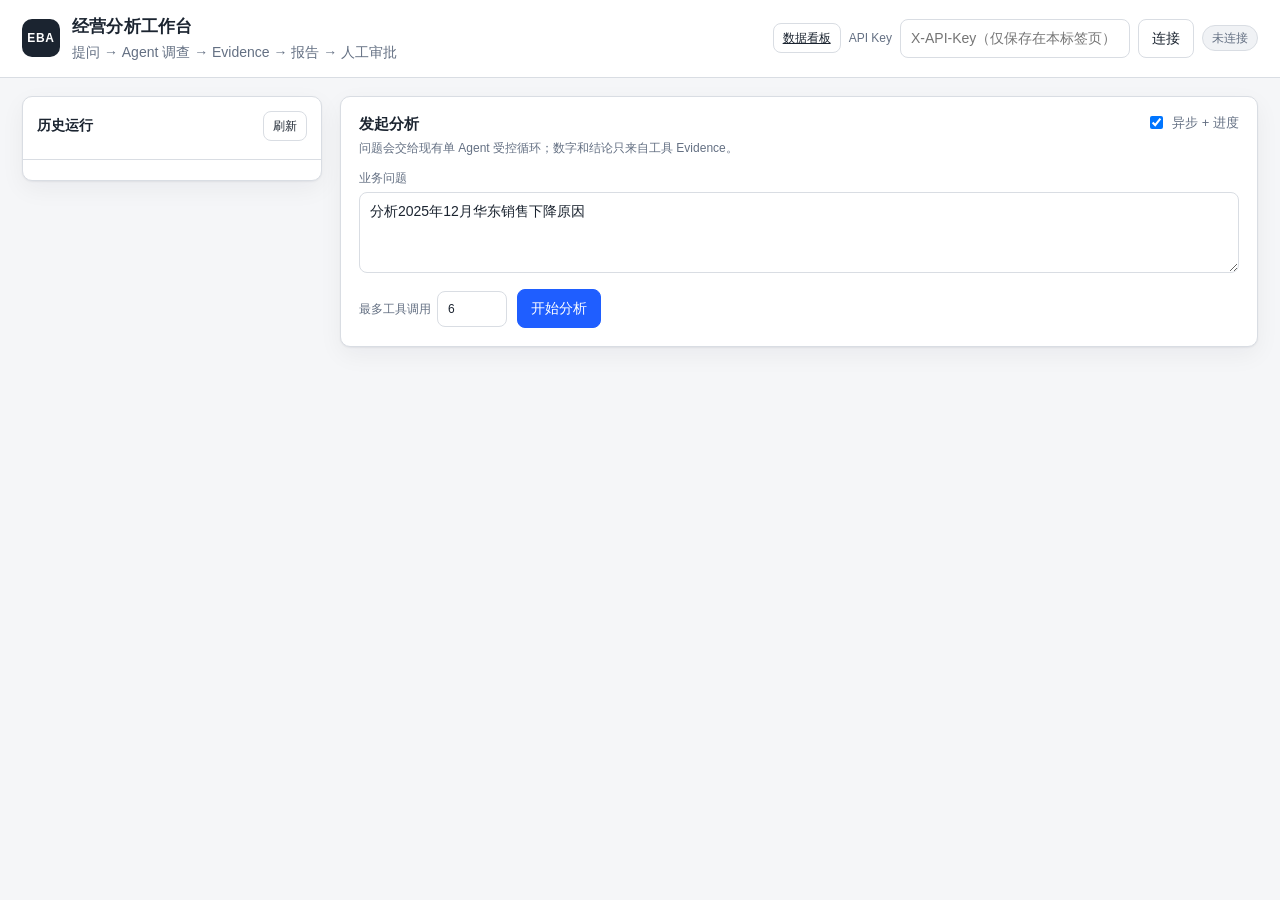
<file: src/enterprise_business_agent/web/index.html>
<!doctype html>
<html lang="zh-CN">
<head>
  <meta charset="utf-8">
  <meta name="viewport" content="width=device-width, initial-scale=1">
  <title>经营分析工作台</title>
  <link rel="stylesheet" href="./styles.css">
</head>
<body>
  <header class="topbar">
    <div class="brand">
      <span class="brand-mark">EBA</span>
      <div>
        <h1>经营分析工作台</h1>
        <p class="muted">提问 → Agent 调查 → Evidence → 报告 → 人工审批</p>
      </div>
    </div>
    <div class="auth">
      <a class="button button-quiet" href="./viz.html">数据看板</a>
      <label for="api-key">API Key</label>
      <input id="api-key" type="password" autocomplete="off" placeholder="X-API-Key（仅保存在本标签页）">
      <button id="connect" class="button">连接</button>
      <span id="role-badge" class="badge badge-muted">未连接</span>
    </div>
  </header>

  <div id="global-error" class="banner banner-error hidden" role="alert"></div>

  <main class="layout">
    <aside class="sidebar">
      <div class="sidebar-head">
        <h2>历史运行</h2>
        <button id="refresh-history" class="button button-quiet" title="刷新">刷新</button>
      </div>
      <ul id="history-list" class="history-list"></ul>
      <p id="history-empty" class="muted small hidden">暂无运行记录</p>
      <div class="sidebar-foot muted small">
        <span id="run-scope"></span>
      </div>
    </aside>

    <section class="main">
      <section class="card ask-card">
        <div class="card-head">
          <div>
            <h2>发起分析</h2>
            <p class="muted small">问题会交给现有单 Agent 受控循环；数字和结论只来自工具 Evidence。</p>
          </div>
          <label class="toggle">
            <input id="async-mode" type="checkbox" checked>
            <span>异步 + 进度</span>
          </label>
        </div>
        <form id="ask-form">
          <label class="field-label" for="question">业务问题</label>
          <textarea id="question" rows="3" maxlength="2000" required>分析2025年12月华东销售下降原因</textarea>
          <div class="ask-actions">
            <label class="inline-field">
              <span>最多工具调用</span>
              <input id="max-tool-calls" type="number" min="1" max="20" value="6">
            </label>
            <button id="submit-run" class="button button-primary" type="submit">开始分析</button>
            <button id="cancel-run" class="button button-danger hidden" type="button">取消运行</button>
            <span id="submit-status" class="muted small"></span>
          </div>
        </form>
      </section>

      <section class="card hidden" id="run-card">
        <div class="card-head">
          <div>
            <h2 id="run-title">运行</h2>
            <p id="run-meta" class="muted small"></p>
          </div>
          <div class="run-status">
            <span id="run-status" class="badge badge-muted">-</span>
            <span id="validation-status" class="badge badge-muted hidden">-</span>
          </div>
        </div>
        <div id="run-answer" class="answer hidden"></div>
        <div id="run-errors" class="errors hidden"></div>

        <div class="grid-two">
          <div>
            <h3>执行过程</h3>
            <ol id="timeline" class="timeline"></ol>
          </div>
          <div>
            <h3>工具调用</h3>
            <div id="tool-calls" class="stack"></div>
          </div>
        </div>

        <div class="tabs" role="tablist">
          <button class="tab active" data-tab="report" role="tab">报告</button>
          <button class="tab" data-tab="evidence" role="tab">Evidence</button>
          <button class="tab" data-tab="findings" role="tab">Findings</button>
          <button class="tab" data-tab="trace" role="tab">运行详情</button>
        </div>
        <div id="tab-report" class="tab-panel"></div>
        <div id="tab-evidence" class="tab-panel hidden"></div>
        <div id="tab-findings" class="tab-panel hidden"></div>
        <div id="tab-trace" class="tab-panel hidden"></div>

        <section id="approval-panel" class="approval hidden">
          <div class="card-head">
            <div>
              <h3>报告审批</h3>
              <p id="approval-meta" class="muted small"></p>
            </div>
            <span id="approval-state" class="badge badge-muted">-</span>
          </div>
          <div class="ask-actions">
            <input id="approval-comment" type="text" maxlength="2000" placeholder="审批意见（可选）">
            <button id="approve" class="button button-primary" type="button">通过</button>
            <button id="reject" class="button button-danger" type="button">驳回</button>
          </div>
        </section>
      </section>
    </section>
  </main>

  <script src="./app.js" defer></script>
</body>
</html>
</file>
<file: src/enterprise_business_agent/web/styles.css>
:root {
  color-scheme: light;
  --bg: #f5f6f8;
  --surface: #ffffff;
  --surface-2: #f0f2f5;
  --border: #d9dde3;
  --text: #1b2430;
  --muted: #647083;
  --primary: #1f5eff;
  --primary-strong: #1646c4;
  --danger: #b42626;
  --danger-soft: #fdecec;
  --ok: #1c7a4a;
  --ok-soft: #e8f6ee;
  --warn: #8a5a00;
  --warn-soft: #fff5dc;
  --shadow: 0 1px 2px rgba(16, 24, 40, .06), 0 8px 24px rgba(16, 24, 40, .05);
  --radius: 10px;
}

* { box-sizing: border-box; }

body {
  margin: 0;
  background: var(--bg);
  color: var(--text);
  font: 14px/1.5 -apple-system, BlinkMacSystemFont, "Segoe UI", "PingFang SC", "Microsoft YaHei", sans-serif;
}

.hidden { display: none !important; }
.muted { color: var(--muted); }
.small { font-size: 12px; }

.topbar {
  display: flex;
  align-items: center;
  justify-content: space-between;
  gap: 24px;
  padding: 14px 22px;
  background: var(--surface);
  border-bottom: 1px solid var(--border);
  position: sticky;
  top: 0;
  z-index: 10;
}

.brand { display: flex; align-items: center; gap: 12px; min-width: 0; }
.brand h1 { margin: 0; font-size: 17px; letter-spacing: .01em; }
.brand p { margin: 2px 0 0; }
.brand-mark {
  display: grid;
  place-items: center;
  width: 38px;
  height: 38px;
  border-radius: 10px;
  background: var(--text);
  color: #fff;
  font-weight: 700;
  font-size: 12px;
  letter-spacing: .06em;
}

.auth { display: flex; align-items: center; gap: 8px; flex-wrap: wrap; justify-content: flex-end; }
.auth label { color: var(--muted); font-size: 12px; }

input, textarea, button { font: inherit; }
input[type="password"], input[type="text"], input[type="number"], textarea {
  border: 1px solid var(--border);
  border-radius: 8px;
  padding: 8px 10px;
  background: var(--surface);
  color: var(--text);
}
input[type="password"] { width: 230px; }
input:focus, textarea:focus { outline: 2px solid rgba(31, 94, 255, .22); border-color: var(--primary); }
textarea { width: 100%; resize: vertical; min-height: 72px; }

.button {
  border: 1px solid var(--border);
  background: var(--surface);
  color: var(--text);
  border-radius: 8px;
  padding: 8px 13px;
  cursor: pointer;
  white-space: nowrap;
}
.button:hover { background: var(--surface-2); }
.button:disabled { opacity: .5; cursor: not-allowed; }
.button-primary { background: var(--primary); border-color: var(--primary); color: #fff; }
.button-primary:hover { background: var(--primary-strong); }
.button-danger { background: var(--danger-soft); border-color: #f0b4b4; color: var(--danger); }
.button-quiet { padding: 5px 9px; font-size: 12px; }

.badge {
  display: inline-flex;
  align-items: center;
  gap: 4px;
  border-radius: 999px;
  padding: 3px 9px;
  font-size: 12px;
  border: 1px solid transparent;
  white-space: nowrap;
}
.badge-muted { background: var(--surface-2); color: var(--muted); border-color: var(--border); }
.badge-ok { background: var(--ok-soft); color: var(--ok); }
.badge-warn { background: var(--warn-soft); color: var(--warn); }
.badge-error { background: var(--danger-soft); color: var(--danger); }

.banner {
  margin: 12px 22px 0;
  padding: 10px 14px;
  border-radius: var(--radius);
  border: 1px solid var(--border);
  background: var(--surface);
}
.banner-error { background: var(--danger-soft); border-color: #f0b4b4; color: var(--danger); }

.layout {
  display: grid;
  grid-template-columns: 300px minmax(0, 1fr);
  gap: 18px;
  padding: 18px 22px 40px;
  max-width: 1500px;
  margin: 0 auto;
}

.sidebar, .card {
  background: var(--surface);
  border: 1px solid var(--border);
  border-radius: var(--radius);
  box-shadow: var(--shadow);
}
.sidebar { align-self: start; position: sticky; top: 82px; max-height: calc(100vh - 100px); display: flex; flex-direction: column; }
.sidebar-head { display: flex; align-items: center; justify-content: space-between; padding: 14px 14px 8px; }
.sidebar-head h2 { margin: 0; font-size: 14px; }
.sidebar-foot { padding: 10px 14px; border-top: 1px solid var(--border); }

.history-list { list-style: none; margin: 0; padding: 0 8px 10px; overflow: auto; }
.history-item {
  width: 100%;
  text-align: left;
  border: 1px solid transparent;
  background: transparent;
  border-radius: 8px;
  padding: 9px 10px;
  cursor: pointer;
}
.history-item:hover { background: var(--surface-2); }
.history-item.active { border-color: var(--border); background: var(--surface-2); }
.history-question { display: block; font-weight: 600; font-size: 13px; line-height: 1.35; }
.history-meta { display: flex; gap: 6px; align-items: center; margin-top: 4px; }

.main { display: flex; flex-direction: column; gap: 18px; min-width: 0; }
.card { padding: 16px 18px 18px; }
.card-head { display: flex; align-items: flex-start; justify-content: space-between; gap: 16px; margin-bottom: 12px; }
.card-head h2, .card-head h3 { margin: 0; font-size: 15px; }
.card-head p { margin: 4px 0 0; }
.toggle { display: flex; align-items: center; gap: 6px; color: var(--muted); font-size: 13px; white-space: nowrap; }

.field-label { display: block; font-size: 12px; color: var(--muted); margin-bottom: 5px; }
.ask-actions { display: flex; align-items: center; gap: 10px; flex-wrap: wrap; margin-top: 10px; }
.inline-field { display: flex; align-items: center; gap: 6px; color: var(--muted); font-size: 12px; }
.inline-field input { width: 70px; }

.run-status { display: flex; align-items: center; gap: 8px; flex-wrap: wrap; }
.answer {
  border-left: 3px solid var(--primary);
  background: #f5f8ff;
  padding: 12px 14px;
  border-radius: 0 8px 8px 0;
  white-space: pre-wrap;
}
.errors { margin-top: 10px; display: flex; flex-direction: column; gap: 6px; }
.error-row { padding: 8px 10px; border: 1px solid #f0b4b4; background: var(--danger-soft); border-radius: 8px; color: var(--danger); }

.grid-two { display: grid; grid-template-columns: minmax(0, 1fr) minmax(0, 1fr); gap: 18px; margin-top: 16px; }
.grid-two h3 { margin: 0 0 8px; font-size: 13px; }
.timeline { margin: 0; padding: 0 0 0 20px; max-height: 320px; overflow: auto; }
.timeline li { margin-bottom: 8px; }
.timeline .step-title { font-weight: 600; }
.stack { display: flex; flex-direction: column; gap: 8px; max-height: 320px; overflow: auto; }

.tool-item, .evidence-item, .finding-item {
  border: 1px solid var(--border);
  border-radius: 8px;
  padding: 9px 10px;
  background: var(--surface);
}
.tool-item summary, .evidence-item summary { cursor: pointer; }
.item-head { display: flex; align-items: center; gap: 8px; flex-wrap: wrap; }
.item-title { font-weight: 600; }
.item-meta { color: var(--muted); font-size: 12px; }
pre.json {
  margin: 8px 0 0;
  padding: 10px;
  border-radius: 8px;
  background: #0f1722;
  color: #dce4ef;
  overflow: auto;
  max-height: 360px;
  font: 12px/1.45 "SFMono-Regular", Consolas, monospace;
}

.tabs { display: flex; gap: 4px; border-bottom: 1px solid var(--border); margin-top: 20px; }
.tab {
  border: 0;
  background: transparent;
  padding: 9px 12px;
  cursor: pointer;
  color: var(--muted);
  border-bottom: 2px solid transparent;
}
.tab.active { color: var(--primary); border-bottom-color: var(--primary); }
.tab-panel { padding-top: 14px; }

.report h3 { margin: 16px 0 6px; font-size: 14px; }
.report h3:first-child { margin-top: 0; }
.report p, .report li { margin: 4px 0; }
.report ul { padding-left: 20px; }
.metric-grid { display: grid; grid-template-columns: repeat(auto-fit, minmax(180px, 1fr)); gap: 8px; }
.metric-card { border: 1px solid var(--border); border-radius: 8px; padding: 10px; background: var(--surface-2); }
.metric-card .metric-value { font-size: 18px; font-weight: 700; margin-top: 2px; }
.conclusion { border: 1px solid var(--border); border-radius: 8px; padding: 10px; margin: 8px 0; }
.conclusion .statement { margin: 0 0 6px; }
.refs { color: var(--muted); font-size: 12px; }

.approval { margin-top: 18px; border-top: 1px solid var(--border); padding-top: 16px; }
.approval input[type="text"] { flex: 1; min-width: 220px; }

.empty { color: var(--muted); padding: 14px; text-align: center; border: 1px dashed var(--border); border-radius: 8px; }

@media (max-width: 980px) {
  .layout { grid-template-columns: 1fr; padding: 12px; }
  .sidebar { position: static; max-height: none; }
  .grid-two { grid-template-columns: 1fr; }
  .topbar { align-items: flex-start; flex-direction: column; }
  .auth { justify-content: flex-start; }
  input[type="password"] { width: min(100%, 260px); }
}
</file>
